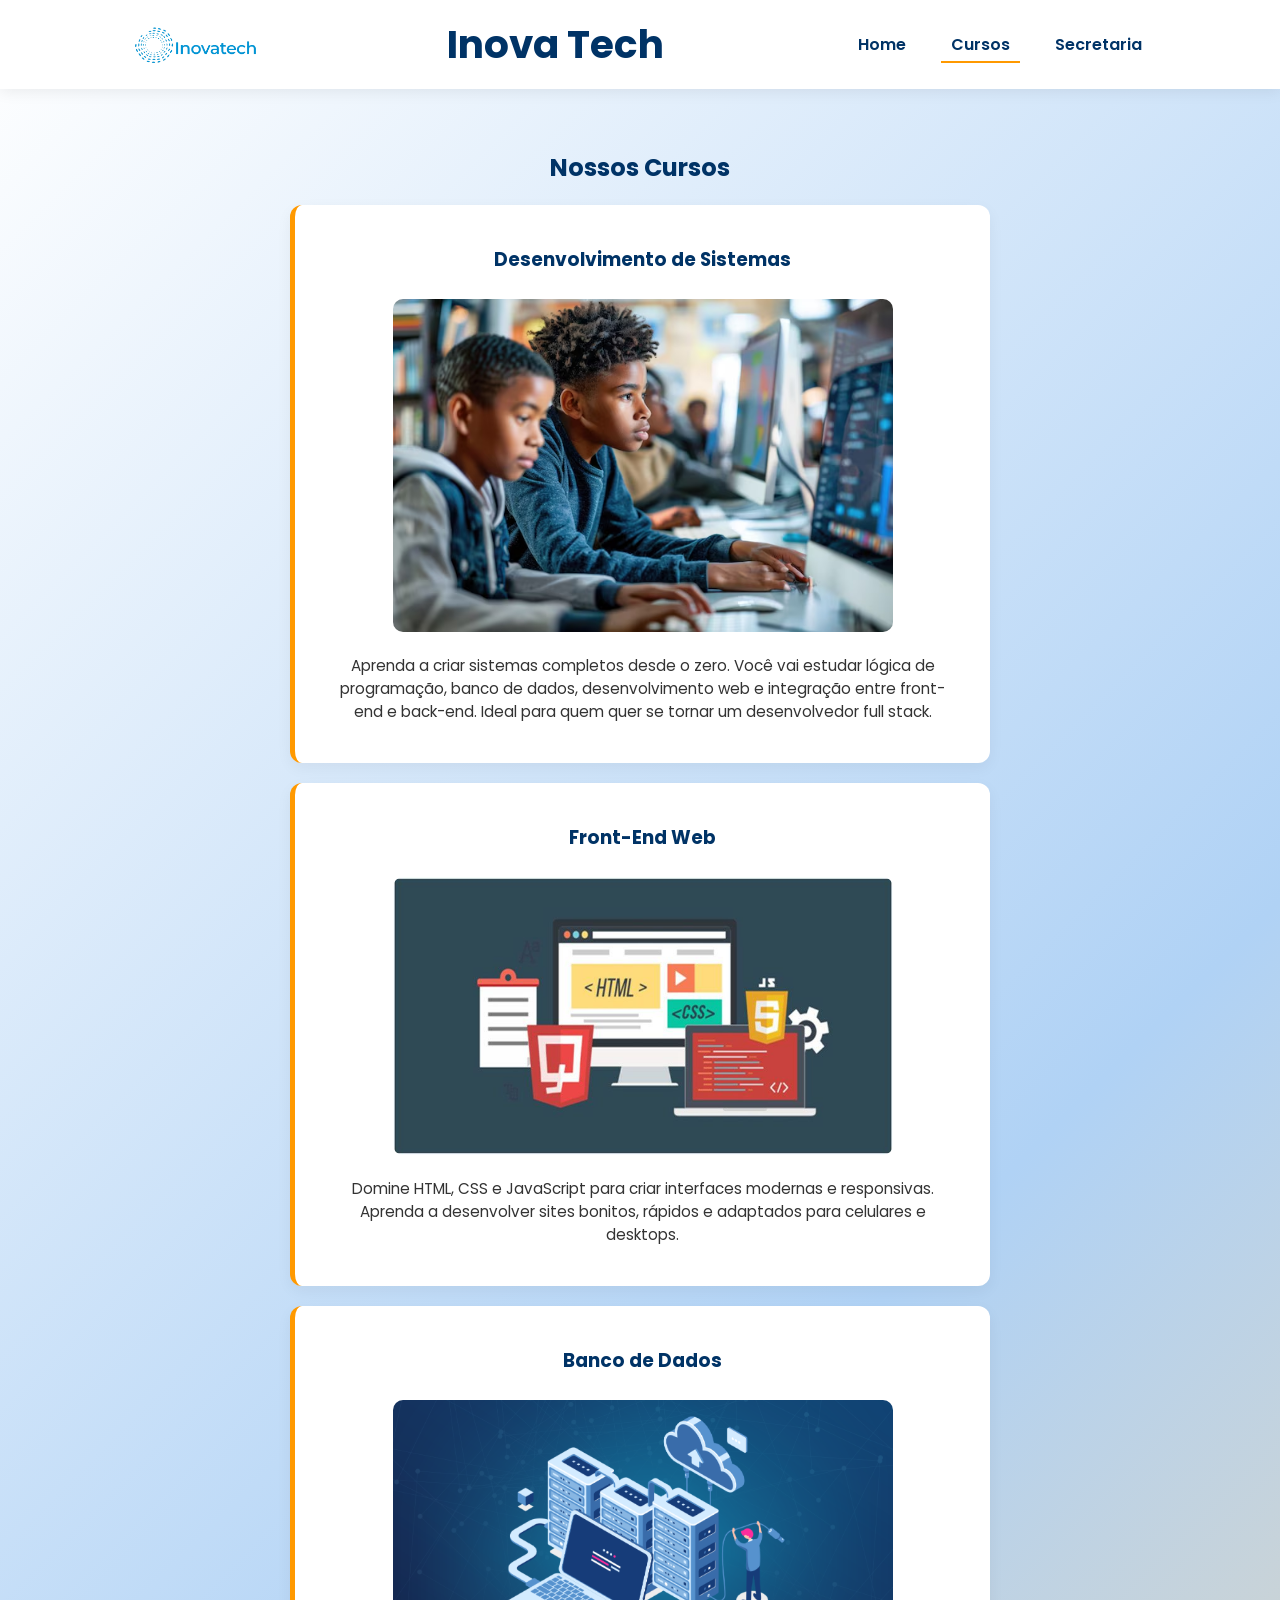
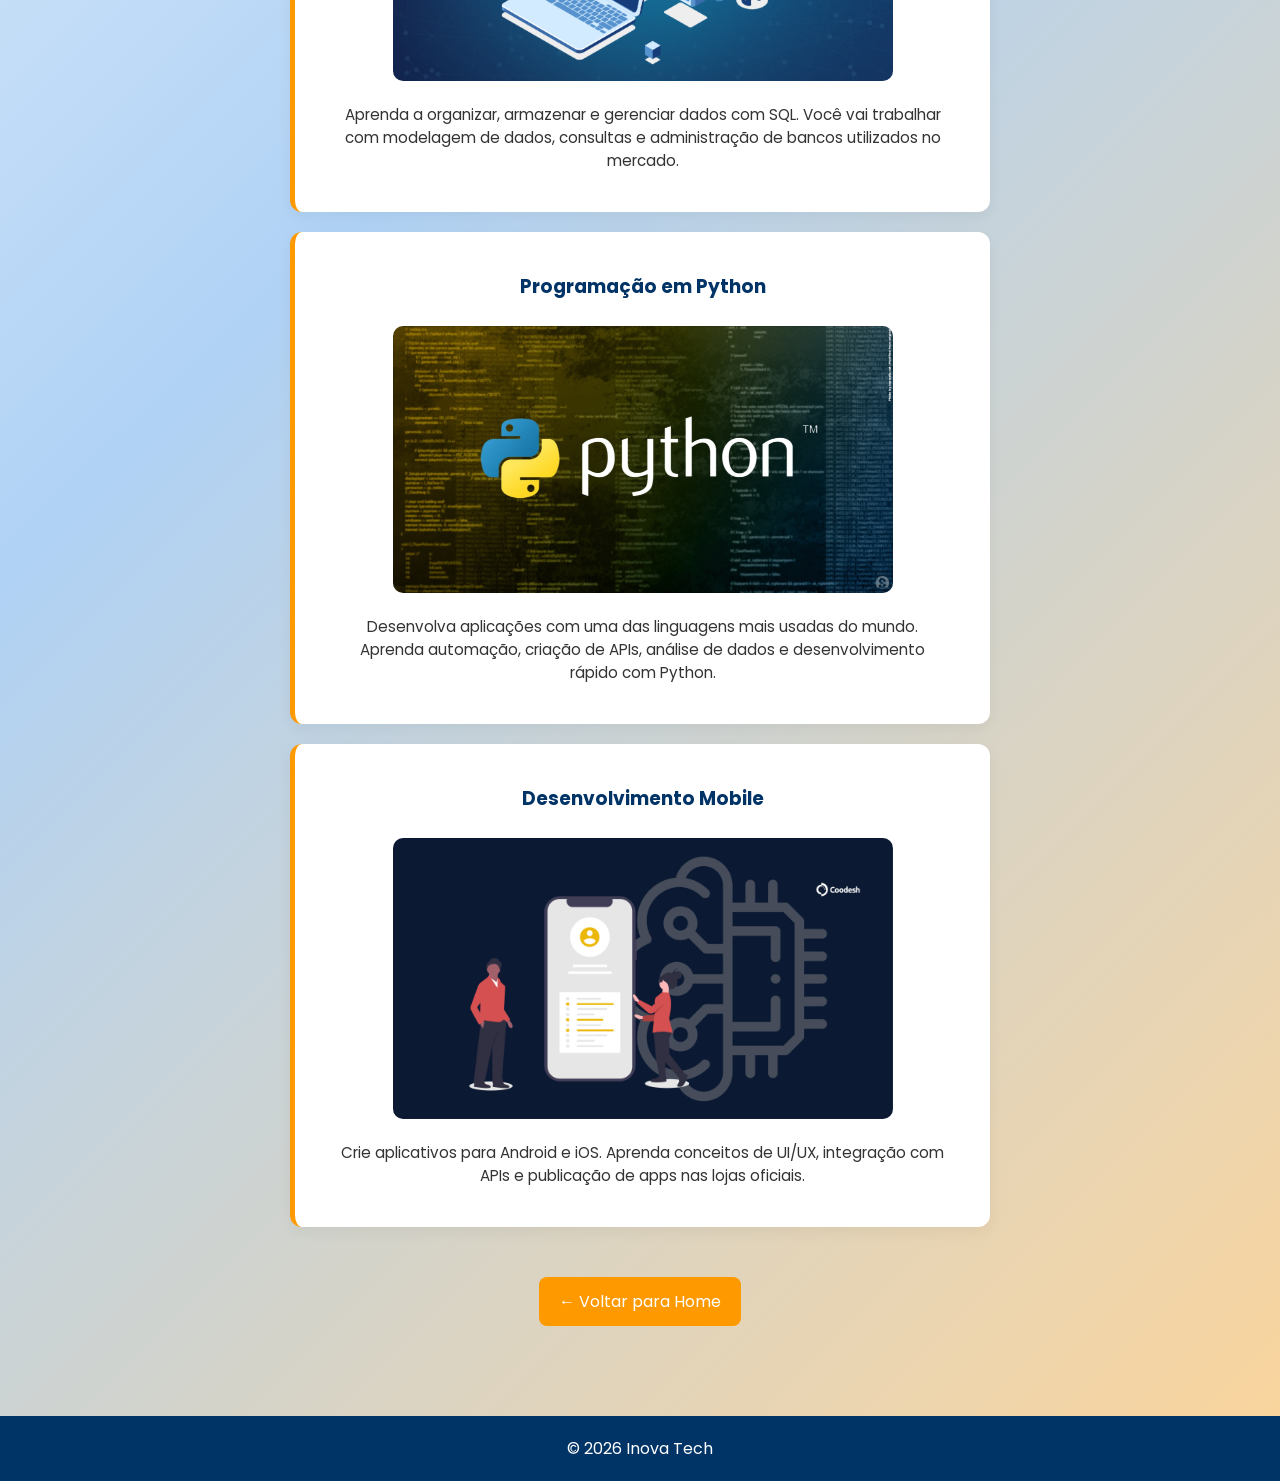
<file: html/cursos.html>
<!DOCTYPE html>
<html lang="pt-br">
<head>
    <meta charset="UTF-8">
    <meta name="viewport" content="width=device-width, initial-scale=1.0">
    <title>Cursos - Inova Tech</title>

    <link rel="stylesheet" href="../css/cursos.css">
</head>

<body>

<header>
    <img src="../imgs/Inovalogo.png" alt="Logo Inova Tech">

    <h1>Inova Tech</h1>

    <nav>
        <ul>
            <li><a href="index.html">Home</a></li>
            <li><a href="cursos.html" class="active">Cursos</a></li>
            <li><a href="secretaria.html">Secretaria</a></li>
        </ul>
    </nav>
</header>

<main>

    <h2>Nossos Cursos</h2>

    <!-- CURSO 1 -->
    <section class="curso-card">
        <h3>Desenvolvimento de Sistemas</h3>
        <img src="../imgs/studant.jpeg" alt="Desenvolvimento de Sistemas">
        <p>
            Aprenda a criar sistemas completos desde o zero. Você vai estudar lógica de programação,
            banco de dados, desenvolvimento web e integração entre front-end e back-end.
            Ideal para quem quer se tornar um desenvolvedor full stack.
        </p>
    </section>

    <!-- CURSO 2 -->
    <section class="curso-card">
        <h3>Front-End Web</h3>
        <img src="../imgs/front.jpg" alt="Front-End Web">
        <p>
            Domine HTML, CSS e JavaScript para criar interfaces modernas e responsivas.
            Aprenda a desenvolver sites bonitos, rápidos e adaptados para celulares e desktops.
        </p>
    </section>

    <!-- CURSO 3 -->
    <section class="curso-card">
        <h3>Banco de Dados</h3>
        <img src="../imgs/banco.png" alt="Banco de Dados">
        <p>
            Aprenda a organizar, armazenar e gerenciar dados com SQL.
            Você vai trabalhar com modelagem de dados, consultas e administração de bancos
            utilizados no mercado.
        </p>
    </section>

    <!-- CURSO 4 -->
    <section class="curso-card">
        <h3>Programação em Python</h3>
        <img src="../imgs/python.jpg" alt="Programação em Python">
        <p>
            Desenvolva aplicações com uma das linguagens mais usadas do mundo.
            Aprenda automação, criação de APIs, análise de dados e desenvolvimento rápido
            com Python.
        </p>
    </section>

    <!-- CURSO 5 -->
    <section class="curso-card">
        <h3>Desenvolvimento Mobile</h3>
        <img src="../imgs/mobile.jpg" alt="Desenvolvimento Mobile">
        <p>
            Crie aplicativos para Android e iOS. Aprenda conceitos de UI/UX,
            integração com APIs e publicação de apps nas lojas oficiais.
        </p>
    </section>

    <!-- BOTÃO VOLTAR -->
    <a href="index.html" class="btn-voltar">← Voltar para Home</a>

</main>
<footer>
    <p>&copy; 2026 Inova Tech</p>
</footer>

</body>
</html>
</file>
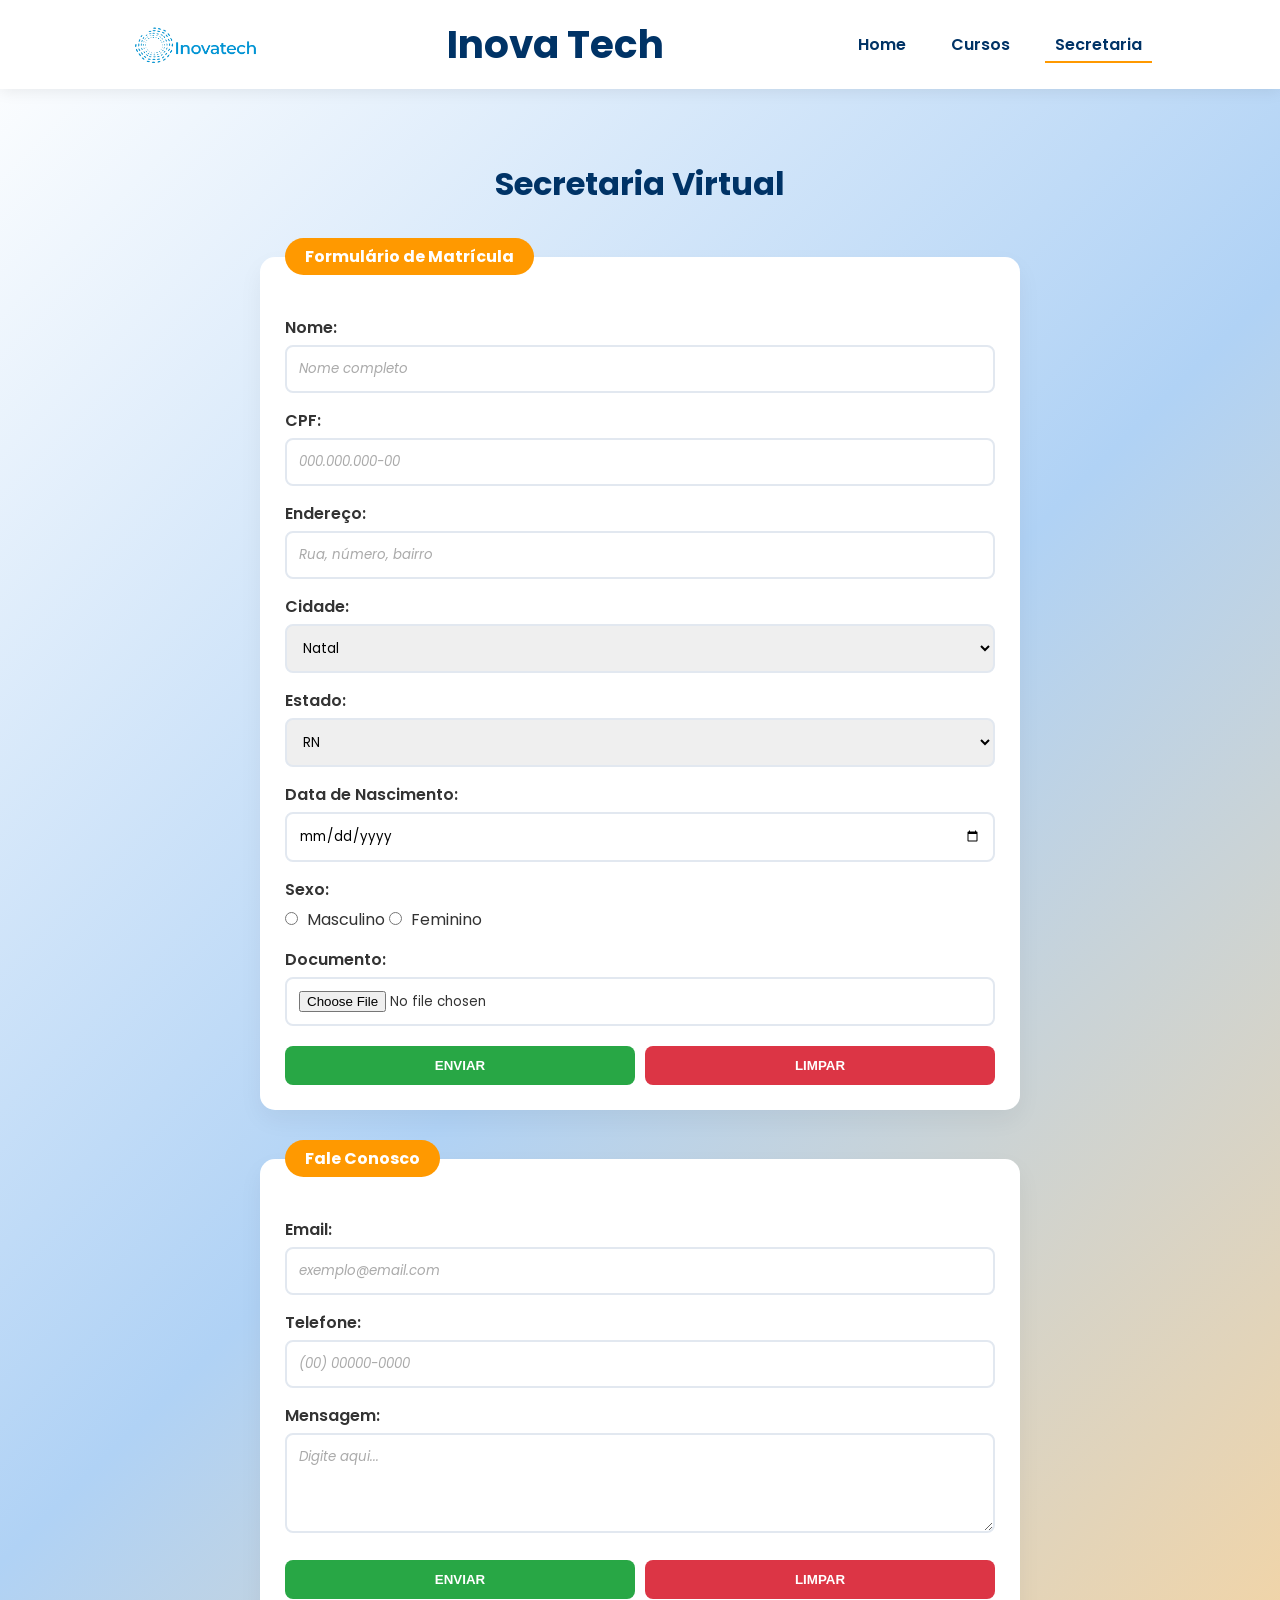
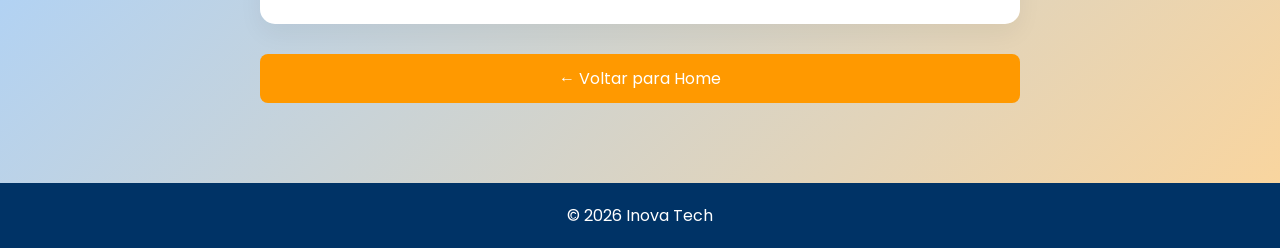
<file: html/secretaria.html>
<!DOCTYPE html>
<html lang="pt-br">
<head>
    <meta charset="UTF-8">
    <meta name="viewport" content="width=device-width, initial-scale=1.0">
    <title>Secretaria - Inova Tech</title>

    <link rel="stylesheet" href="../css/secretaria.css">
</head>

<body>

<!-- HEADER -->
    <header>
        <img src="../imgs/Inovalogo.png" alt="Logo Inova Tech">

        <h1>Inova Tech</h1>
        
        <nav>
            <ul>
                <li><a href="index.html" >Home</a></li>
                <li><a href="cursos.html">Cursos</a></li>
                <li><a href="secretaria.html"class="active">Secretaria</a></li>
            </ul>
        </nav>
    </header>


<main>

    <h1>Secretaria Virtual</h1>

    <!-- MATRÍCULA -->
    <fieldset>
        <legend>Formulário de Matrícula</legend>

        <form>
            <label>Nome:</label>
            <input type="text" placeholder="Nome completo" required>

            <label>CPF:</label>
            <input type="text" placeholder="000.000.000-00" required>

            <label>Endereço:</label>
            <input type="text" placeholder="Rua, número, bairro">

            <label>Cidade:</label>
            <select>
                <option>Natal</option>
                <option>Xique-Xique</option>
            </select>

            <label>Estado:</label>
            <select>
                <option>RN</option>
                <option>BA</option>
            </select>

            <label>Data de Nascimento:</label>
            <input type="date" required>

            <label>Sexo:</label>
            <input type="radio" name="sexo"> Masculino
            <input type="radio" name="sexo"> Feminino

            <label>Documento:</label>
            <input type="file">

            <div class="btn-group">
                <button type="submit">Enviar</button>
                <button type="reset">Limpar</button>
            </div>
        </form>
    </fieldset>

    <!-- CONTATO -->
    <fieldset>
        <legend>Fale Conosco</legend>

        <form>
            <label>Email:</label>
            <input type="email" placeholder="exemplo@email.com">

            <label>Telefone:</label>
            <input type="tel" placeholder="(00) 00000-0000">

            <label>Mensagem:</label>
            <textarea placeholder="Digite aqui..."></textarea>

            <div class="btn-group">
                <button type="submit">Enviar</button>
                <button type="reset">Limpar</button>
            </div>
        </form>
    </fieldset>

    <!-- BOTÃO VOLTAR -->
    <a href="index.html" class="btn-voltar">← Voltar para Home</a>

</main>

<footer>
    <p>&copy; 2026 Inova Tech</p>
</footer>

</body>
</html>
</file>
<file: css/cursos.css>
@import url('https://fonts.googleapis.com/css2?family=Poppins:wght@300;400;600;700&display=swap');

/* VARIÁVEIS */
:root {
    --primary: #003366;
    --accent: #ff9900;
}

/* RESET */
* {
    margin: 0;
    padding: 0;
    box-sizing: border-box;
}

body {
    font-family: 'Poppins', sans-serif;
 background: linear-gradient(135deg, #ffffff 0%, #b0d2f5 50%, #fcd59b 100%) !important;    color: #333;

}

/* HEADER FIXO */
header {
    position: fixed;
    top: 0;
    left: 0;
    width: 100%;
    background: #fff;
    padding: 15px 10%;
    display: flex;
    align-items: center;
    justify-content: space-between;
    box-shadow: 0 2px 15px rgba(0,0,0,0.08);
    z-index: 1000;
}

/* AGRUPA LOGO + TEXTO */
.header-left {
    display: flex;
    align-items: center;
    gap: 10px;
}

/* LOGO */
header img {
    height: 50px;
}

/* TÍTULO */
header h1 {
    font-size: 39px;
    
    color: var(--primary);

    font-weight: 700;
}

@keyframes trocaCor {
    from {
        color: var(--accent);
    }
    to {
        color: var(--primary);
    }
}

/* NAV */
nav ul {
    display: flex;
    list-style: none;
    gap: 25px;
}

nav ul li a {
    font-size: var(--fs-text);
    text-decoration: none;
    color: var(--primary);
    font-weight: 600;
    padding: 5px 10px;
    transition: 0.3s;
}

nav ul li a:hover {
    color: var(--accent);
}

nav ul li a:active {
    background-color: var(--accent);
    color: white;
    border-radius: 5px;
}

nav ul li a.active {
    border-bottom: 2px solid var(--accent);
    animation-name: trocaCor;
    animation-duration: 5s;
}


/* MAIN */
main {
    margin-top: 110px;
    padding: 40px 20px;
    max-width: 900px;
    margin-left: auto;
    margin-right: auto;
    text-align: center;
}

/* TÍTULO */
h2 {
    color: var(--primary);
    margin-bottom: 20px;
}

/* CURSOS */
.curso-card {
    width: 100%;
    max-width: 700px;
    background: #fff;
    padding: 40px;
    margin: 20px auto;
    border-radius: 12px;
    box-shadow: 0 5px 15px rgba(0,0,0,0.05);
    border-left: 5px solid var(--accent);
    transition: 0.3s;
}

.curso-card:hover {
    transform: scale(1.02);
}

/* IMAGEM */
.curso-card img {
    width: 100%;
    max-width: 500px;
    border-radius: 10px;
    margin: 15px 0;
}

/* TEXTO */
.curso-card h3 {
    
    color: var(--primary);
    margin-bottom: 10px;
}

.curso-card p {
    font-size: 0.95rem;
}

/* BOTÃO */
.btn-voltar {
    display: inline-block;
    margin-top: 30px;
    background: var(--accent);
    color: white;
    padding: 12px 20px;
    border-radius: 8px;
    text-decoration: none;
    transition: 0.3s;
}

.btn-voltar:hover {
    transform: translateY(-3px);
}

/* FOOTER */
footer {
    background: var(--primary);
    color: white;
    padding: 20px;
    text-align: center;
    margin-top: 50px;
}



/* SELEÇÃO */
::selection {
    background: var(--accent);
    color: white;
}
</file>
<file: css/secretaria.css>
@import url('https://fonts.googleapis.com/css2?family=Poppins:wght@300;400;600;700&display=swap');

:root {
    --primary: #003366;
    --accent: #ff9900;
    --bg: #f4f7f9;
}

/* RESET */
* {
    margin: 0;
    padding: 0;
    box-sizing: border-box;
}

body {
    font-family: 'Poppins', sans-serif;
 background: linear-gradient(135deg, #ffffff 0%, #b0d2f5 50%, #fcd59b 100%) !important;    color: #333;

}
/* 🔝 HEADER FIXO */
header {
    position: fixed;
    top: 0;
    left: 0;
    width: 100%;
    background: #fff;
    padding: 15px 10%;
    display: flex;
    align-items: center;
    justify-content: space-between;
    box-shadow: 0 2px 15px rgba(0,0,0,0.08);
    z-index: 1000;
}

/* AGRUPA LOGO + TEXTO */
.header-left {
    display: flex;
    align-items: center;
    gap: 10px;
}

/* LOGO */
header img {
    height: 50px;
}

/* TÍTULO */
header h1 {
    font-size: 39px;
    
    color: var(--primary);

    font-weight: 700;
}



/* NAV */
nav ul {
    display: flex;
    list-style: none;
    gap: 25px;
}

nav ul li a {
    font-size: var(--fs-text);
    text-decoration: none;
    color: var(--primary);
    font-weight: 600;
    padding: 5px 10px;
    transition: 0.3s;
}

nav ul li a:hover {
    color: var(--accent);
}

nav ul li a:active {
    background-color: var(--accent);
    color: white;
    border-radius: 5px;
}

nav ul li a.active {
    border-bottom: 2px solid var(--accent);
    animation-name: trocaCor;
    animation-duration: 5s;
}

@keyframes trocaCor {
    from {
        color: var(--accent);
    }
    to {
        color: var(--primary);
    }
}
/* MAIN (corrige header fixo) */
main {
    margin-top: 120px;
    padding: 40px 20px;
    max-width: 800px;
    margin-left: auto;
    margin-right: auto;
}

/* TÍTULO */
main h1 {
    text-align: center;
    color: var(--primary);
    margin-bottom: 30px;
}

/* FIELDSET */
fieldset {
    border: none;
    border-radius: 15px;
    padding: 25px;
    background: #fff;
    margin-bottom: 30px;
    box-shadow: 0 10px 25px rgba(0,0,0,0.05);
}

/* LEGEND */
legend {
    background: var(--accent);
    color: white;
    padding: 6px 20px;
    border-radius: 50px;
    font-weight: bold;
}

/* LABEL */
label {
    display: block;
    margin-top: 15px;
    margin-bottom: 5px;
    font-weight: 600;
}

/* INPUTS */
input,
select,
textarea {
    width: 100%;
    padding: 12px;
    border-radius: 8px;
    border: 2px solid #e2e8f0;
    font-family: inherit;
    transition: 0.3s;
}

/* PLACEHOLDER */
input::placeholder,
textarea::placeholder {
    color: #aaa;
    font-style: italic;
}

/* FOCO */
input:focus,
select:focus,
textarea:focus {
    outline: none;
    border-color: var(--accent);
    box-shadow: 0 0 0 3px rgba(255, 153, 0, 0.2);
}

/* RADIO */
input[type="radio"] {
    width: auto;
    margin-right: 5px;
}

/* TEXTAREA */
textarea {
    min-height: 100px;
    resize: vertical;
}

/* BOTÕES */
.btn-group {
    display: flex;
    gap: 10px;
    margin-top: 20px;
}

button {
    flex: 1;
    padding: 12px;
    border: none;
    border-radius: 8px;
    font-weight: bold;
    cursor: pointer;
    text-transform: uppercase;
    transition: 0.3s;
}

/* CORES BOTÕES */
button[type="submit"] {
    background: #28a745;
    color: white;
}

button[type="reset"] {
    background: #dc3545;
    color: white;
}

/* HOVER BOTÕES */
button:hover {
    transform: translateY(-2px);
    filter: brightness(1.1);
}

/* BOTÃO VOLTAR */
.btn-voltar {
    display: block;
    text-align: center;
    margin-top: 30px;
    background: var(--accent);
    color: white;
    padding: 12px;
    border-radius: 8px;
    text-decoration: none;
    transition: 0.3s;
}

.btn-voltar:hover {
    transform: translateY(-3px);
}

/* FOOTER */
footer {
    background: var(--primary);
    color: white;
    padding: 20px;
    text-align: center;
    margin-top: 40px;
}

/* SELEÇÃO */
::selection {
    background: var(--accent);
    color: white;
}
</file>
